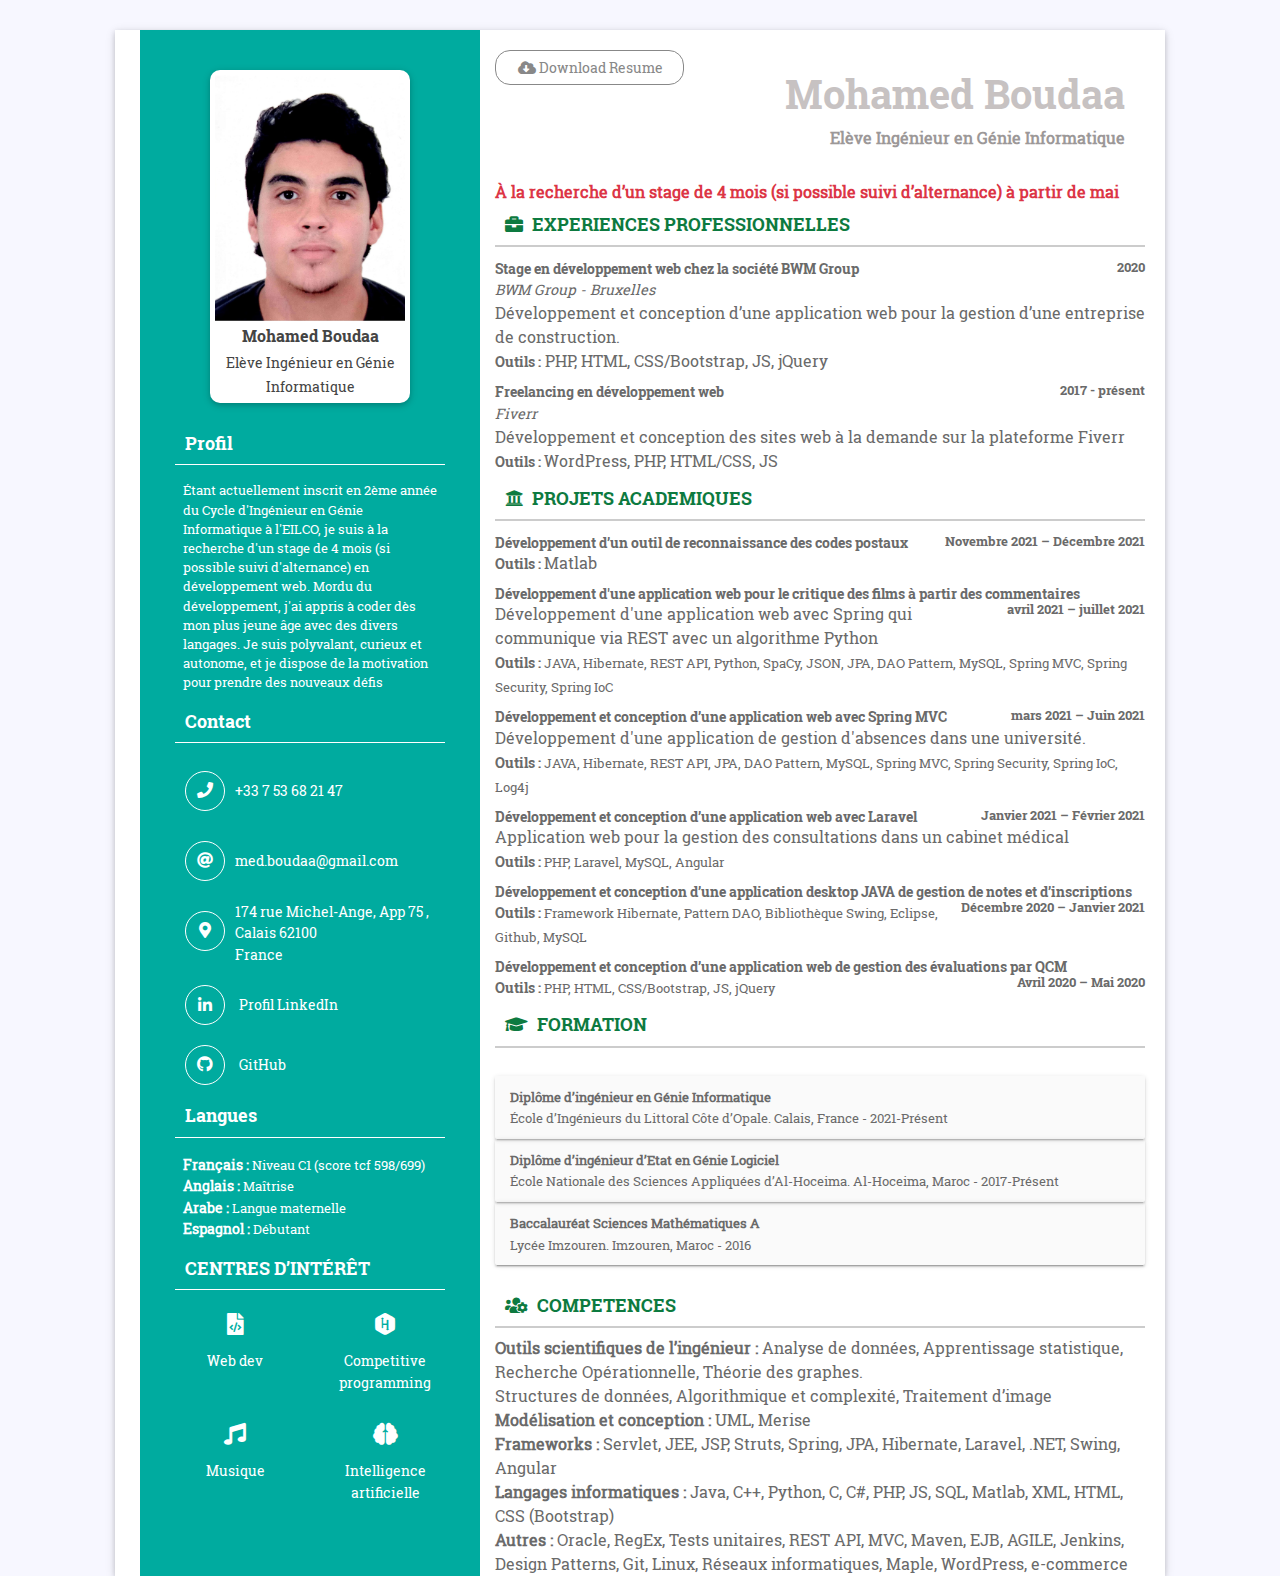
<file: index.html>
<!doctype html>
<html lang="en">

<head>
    <meta charset="utf-8">
    <meta name="viewport" content="width=device-width, initial-scale=1, shrink-to-fit=no">
    <title> CV Mohamed Boudaa - V. Français</title>

    <link rel="shortcut icon" href="assets/images/fav.jpg">
    <link rel="stylesheet" href="assets/css/bootstrap.min.css">
    <link rel="stylesheet" href="assets/css/fontawsom-all.min.css">
    <link rel="stylesheet" type="text/css" href="assets/css/style.css" />
</head>

<body>
    <div class="container-fluid overcover">
        <div class="container profile-box">
            <div class="row">
                <div class="col-md-4 left-co" style="background-color: #00ab9f;">
                    <div class="left-side">
                        <div class="profile-info">
                            <img src="profil.png" alt="">
                            <h3>Mohamed Boudaa</h3>
                            <span>Elève Ingénieur en Génie Informatique</span>
                        </div>
                        <h4 class="ltitle">Profil</h4>
                        <div class="refer-cov">
                            <p>Étant actuellement inscrit en 2ème année du Cycle d'Ingénieur
                                en Génie Informatique à l'EILCO, je suis à la recherche d'un stage 
                                de 4 mois (si possible suivi d'alternance) en développement web.
                                Mordu du développement, j'ai appris à coder dès mon plus jeune âge avec des divers langages.
                                Je suis polyvalant, curieux et autonome, et je dispose de la motivation pour prendre des nouveaux défis
                                
                            </p>
                        </div>

                        <h4 class="ltitle">Contact</h4>
                        <div class="contact-box pb0">
                            <div class="icon">
                                <i class="fas fa-phone"></i>
                            </div>
                            <div class="detail">
                                +33 7 53 68 21 47 
                                
                            </div>
                        </div>
                        <div class="contact-box pb0">
                            <div class="icon">
                                <i class="fas fa-at"></i>
                            </div>
                            <div class="detail">
                                med.boudaa@gmail.com 
                            </div>
                        </div>
                        <div class="contact-box">
                            <div class="icon">
                                <i class="fas fa-map-marker-alt"></i>
                            </div>
                            <div class="detail">
                                174 rue Michel-Ange, App 75 , Calais 62100<br> France
                            </div>
                        </div>
                        <div class="contact-box">
                            <a target="_blank" style="text-decoration:none; color : white" href="https://www.linkedin.com/in/mohamed-boudaa/">

                                <div class="icon" style="display: inline;">
                                        <i  class="fab fa-linkedin-in"></i>
                                </div>
                                <div class="detail" style="display: inline;">
                                    Profil LinkedIn
                                </div>
                            </a>
                        </div>
                        <div class="contact-box">
                            <a target="_blank" style="text-decoration:none; color : white"href="https://github.com/MohamedBoudaa">

                                <div class="icon" style="display: inline;">
                                    <i class="fab fa-github"></i>
                                </div>
                                <div class="detail" style="display: inline;">
                                    GitHub
                                </div>
                            </a>
                        </div>
                        
                        
                        

                        

                        <h4 class="ltitle">Langues</h4>

                        <div class="refer-cov">
                            <p><b>Français :</b> Niveau C1 (score tcf 598/699)</p>
                            <p><b>Anglais  :</b> Maîtrise</p>
                            <p><b>Arabe    :</b> Langue maternelle</p>
                            <p><b>Espagnol :</b> Débutant</p>
                        </div>
                        
                        <h4 class="ltitle">CENTRES D’INTÉRÊT</h4>
                        <ul class="hoby row ">
                            <li class="col"><i class="fas fa-file-code"></i><br>Web dev</li>
                            <li class="col"><i class="fab fa-hackerrank"></i></i> <br>Competitive<br>programming</li>
                           
                            
                        </ul>
                        <ul class="hoby row ">
                            <li class="col"><i class="fas fa-music"></i> <br> Musique</li>
                            <li class="col"><i class="fas fa-brain"></i><br> Intelligence artificielle</li>
                            
                        </ul>
                    </div>
                </div>
                <div class="col-md-8 rt-div">
                    <div class="rit-cover">
                        <div class="about">
                            <div class="btn-ro row no-margin float-left">
                                <ul class="btn-link">
                                    <li>
                                        <a target="_blank" href="Boudaa_Mohamed_CV.pdf"><i class="fas fa-cloud-download-alt"></i> Download Resume</a>
                                    </li>
                                </ul>
                            </div>
                        </div>
                        <div class="hotkey ">
                            <h1 >Mohamed Boudaa </h1>
                            <small>Elève Ingénieur en Génie Informatique</small>
                        </div>
                        <div class="text-danger ">
                           <span><b>À la recherche d’un stage de 4 mois (si possible suivi d’alternance) à partir de mai </b> </span>
                        </div>
                        
                        <!-- <h2 class="rit-titl"><i class="far fa-user"></i> Profile</h2>
                        <div class="about">
                            <p>Lorem ipsum dolor sit amet, consectetur adipiscing elit. Duis accumsan purus enim, a vestibulum est tristique sit amet. Suspendisse nibh nisl, imperdiet sit amet mi vitae, elementum elementum nibh. Vivamus vitae eros malesuada, convallis dolor malesuada, lobortis ex. Sed cursus augue risus, ac semper est consectetur vitae. Praesent consequat metus sit amet rhoncus luctus.</p>
                            <div class="btn-ro row no-margin">
                                <ul class="btn-link">
                                    <li>
                                        <a href=""><i class="fas fa-paper-plane"></i> Hire Me</a>
                                    </li>
                                    <li>
                                        <a href=""><i class="fas fa-cloud-download-alt"></i> Download Resume</a>
                                    </li>
                                </ul>
                            </div>
                        </div> -->
                        
                        <!--  EXPERIENCES PROFESSIONNELLES  -->
                        <h2 class="rit-titl"><i class="fas fa-briefcase"></i> EXPERIENCES PROFESSIONNELLES</h2>
                        <div class="work-exp">
                            <h6>Stage en développement web chez la société BWM Group <span>2020</span></h6>
                            <i>BWM Group - Bruxelles</i><br>
                            Développement et conception d’une application web
                            pour la gestion d’une entreprise de construction.<br>
                            <h6 style="display: inline;">Outils :</h6> PHP, HTML, CSS/Bootstrap, JS, jQuery 
                            
                        </div>
                        <div class="work-exp">
                            <h6>Freelancing en développement web <span>2017 - présent</span></h6>
                            <i>Fiverr</i><br>
                            Développement et conception des sites web à
                            la demande sur la plateforme Fiverr<br>
                            <h6 style="display: inline;">Outils : </h6>WordPress, PHP, HTML/CSS, JS
                        </div>

                        <!-- PROJETS ACADEMIQUES -->
                        <h2 class="rit-titl"><i class="fas fa-university"></i> PROJETS ACADEMIQUES</h2>
                        <div class="work-exp">
                            <h6>Développement d’un outil de reconnaissance des codes postaux <span>Novembre 2021 – Décembre 2021</span></h6>
                            <h6 style="display: inline;">Outils : </h6> Matlab
                        </div>

                        <div class="work-exp">
                            <h6>Développement d'une application web pour le critique des films à partir des commentaires <span>avril 2021 – juillet 2021</span></h6>
                            Développement d'une application web avec Spring qui communique via REST avec un algorithme Python
                            <br>
                            <h6 style="display: inline;">Outils : </h6><small>JAVA, Hibernate, REST API, Python, SpaCy, JSON, JPA, DAO Pattern, MySQL, Spring MVC, Spring Security, Spring IoC</small>
                        </div>
                        <div class="work-exp">
                            <h6>Développement et conception d’une application web avec Spring MVC <span>mars 2021 – Juin 2021</span></h6>
                            Développement d'une application de gestion d'absences dans une université.<br>
                            <h6 style="display: inline;">Outils : </h6><small>JAVA, Hibernate, REST API, JPA, DAO Pattern, MySQL, Spring MVC, Spring Security, Spring IoC, Log4j</small>
                        </div>

                        <div class="work-exp">
                            <h6>Développement et conception d’une application web avec Laravel <span> Janvier 2021 – Février 2021</span></h6>
                            Application web pour la gestion des consultations dans un cabinet médical<br>
                            <h6 style="display: inline;">Outils : </h6><small> PHP, Laravel, MySQL, Angular</small>
                        </div>
                        <div class="work-exp">
                            <h6>Développement et conception d’une application desktop JAVA de gestion de notes et d’inscriptions <span> Décembre 2020 – Janvier 2021</span></h6>
                            <h6 style="display: inline;">Outils : </h6><small>Framework Hibernate, Pattern DAO, Bibliothèque Swing, Eclipse, Github, MySQL</small>
                        </div>
                        <div class="work-exp">
                            <h6>Développement et conception d’une application web de gestion des évaluations par QCM <span>Avril 2020 – Mai 2020</span></h6>
                            <h6 style="display: inline;">Outils : </h6><small>PHP, HTML, CSS/Bootstrap, JS, jQuery</small>
                        </div>
                        
                        

                        <h2 class="rit-titl"><i class="fas fa-graduation-cap"></i> FORMATION</h2>
                        <div class="education">
                            <ul class="row no-margin">
                                <li class="col-md-12">
                                    <span><b>Diplôme d’ingénieur en Génie Informatique</b><br>
                                        École d’Ingénieurs du Littoral Côte d’Opale. Calais, France - 2021-Présent</span> <br>
                                </li>
                                <li class="col-md-12">
                                    <span><b>Diplôme d’ingénieur d’Etat en Génie Logiciel</b><br>
                                        École Nationale des Sciences Appliquées d’Al-Hoceima. Al-Hoceima, Maroc - 2017-Présent</span> <br>
                                </li>
                                
                                <li class="col-md-12">
                                    <span><b>Baccalauréat Sciences Mathématiques A</b><br>
                                        Lycée Imzouren. Imzouren, Maroc  - 2016</span> <br>
                                </li>
                            </ul>
                        </div>
                        <h2 class="rit-titl"><i class="fas fa-users-cog"></i> COMPETENCES</h2>

                        <div class="refer-cov">
                            <p><b>Outils scientifiques de l’ingénieur : </b> Analyse de données, Apprentissage statistique, Recherche
                                Opérationnelle, Théorie des graphes.</p>
                                <p>Structures de données, Algorithmique et complexité, Traitement d’image</p>
                            <p><b>Modélisation et conception : </b>UML, Merise</p>
                            <p><b>Frameworks : </b>Servlet, JEE, JSP, Struts, Spring, JPA, Hibernate, Laravel, .NET, Swing, Angular</p>
                            <p><b>Langages informatiques : </b>Java, C++, Python, C, C#, PHP, JS, SQL, Matlab, XML, HTML, CSS (Bootstrap)</p>
                            <p><b>Autres : </b>Oracle, RegEx, Tests unitaires, REST API, MVC, Maven, EJB, AGILE, Jenkins, Design Patterns, Git,
                                Linux, Réseaux informatiques, Maple, WordPress, e-commerce</p>
                        </div>
                        
                    </div>
                </div>
            </div>
        </div>
    </div>
</body>

<script src="assets/js/jquery-3.2.1.min.js"></script>
<script src="assets/js/popper.min.js"></script>
<script src="assets/js/bootstrap.min.js"></script>
<script src="assets/js/script.js"></script>


</html>
</file>
<file: assets/css/style.css>
/* =======================================================================
Template Name: Dil Hospital
Author:  SmartEye Adminpanel
Author URI: www.smarteyeapps.com
Version: 1.0
coder name:Prabin Raja
Description: This Template is created for web template
======================================================================= */
/* ===================================== Import Less ================================== */
@font-face {
  font-family: 'mouse-300';
  src: url("../fonts/RobotoSlab-Regular.ttf") format("truetype"); }
@font-face {
  font-family: 'mouse-500';
  src: url("../fonts/RobotoSlab-Bold.ttf") format("truetype"); }
/* ===================================== Basic CSS ================================== */
* {
  margin: 0px;
  padding: 0px;
  list-style: none; }

img {
  max-width: 100%; }

a {
  text-decoration: none;
  outline: none;
  color: #444; }

a:hover {
  color: #444; }

ul {
  margin-bottom: 0;
  padding-left: 0; }

a:hover,
a:focus,
input,
textarea {
  text-decoration: none;
  outline: none; }

.center {
  text-align: center; }

.left {
  text-align: left; }

.right {
  text-align: right; }

.cp {
  cursor: pointer; }

html, body {
  height: 100%; }

p {
  margin-bottom: 0px;
  width: 100%; }

.no-padding {
  padding: 0px; }

.no-margin {
  margin: 0px; }

.hid {
  display: none; }

.top-mar {
  margin-top: 15px; }

.h-100 {
  height: 100%; }

::placeholder {
  color: #747f8a !important;
  font-size: 13px;
  opacity: .5 !important; }

.container-fluid {
  padding: 0px; }

h1, h2, h3, h4, h5, h6 {
  font-family: "mouse-500", Arial, Helvetica, sans-serif; }

strong {
  font-family: "mouse-500", Arial, Helvetica, sans-serif; }

body {
  background-color: #f7f7ff !important;
  font-family: "mouse-300", Arial, Helvetica, sans-serif;
  color: #6A6A6A; }

.session-title {
  padding: 30px;
  margin: 0px; }
  .session-title h2 {
    width: 100%;
    text-align: center; }
  .session-title p {
    max-width: 850px;
    text-align: center;
    float: none;
    margin: auto; }
  .session-title span {
    float: right;
    font-style: italic; }

.inner-title {
  padding: 20px;
  padding-left: 0px;
  margin-bottom: 30px; }
  .inner-title h2 {
    width: 100%;
    text-align: center;
    font-size: 2rem;
    font-family: "slab", Arial, Helvetica, sans-serif; }
  .inner-title p {
    width: 100%;
    text-align: center; }

.page-nav {
  padding: 40px;
  text-align: center;
  padding-top: 160px; }
  .page-nav ul {
    float: none;
    margin: auto; }
  .page-nav h2 {
    font-size: 36px;
    width: 100%;
    color: #444; }
    @media screen and (max-width: 600px) {
      .page-nav h2 {
        font-size: 26px; } }
  .page-nav ul li {
    float: left;
    margin-right: 10px;
    margin-top: 10px;
    font-size: 16px; }
    .page-nav ul li i {
      width: 30px;
      text-align: center;
      color: #444; }
    .page-nav ul li a {
      color: #444; }

.btn-success {
  background-color: #00ab9f;
  border-color: #00ab9f; }
  .btn-success:hover {
    background-color: #00ab9f !important;
    border-color: #00ab9f !important; }
  .btn-success:active {
    background-color: #00ab9f !important;
    border-color: #00ab9f !important; }
  .btn-success:focus {
    background-color: #00ab9f !important;
    border-color: #00ab9f !important;
    box-shadow: none !important; }

.btn-info {
  background-color: #4f6dcd;
  border-color: #4f6dcd; }
  .btn-info:hover {
    background-color: #4f6dcd !important;
    border-color: #4f6dcd !important; }
  .btn-info:active {
    background-color: #4f6dcd !important;
    border-color: #4f6dcd !important; }
  .btn-info:focus {
    background-color: #4f6dcd !important;
    border-color: #4f6dcd !important;
    box-shadow: none !important; }

.btn {
  box-shadow: 0 3px 1px -2px rgba(0, 0, 0, 0.2), 0 2px 2px 0 rgba(0, 0, 0, 0.14), 0 1px 5px 0 rgba(0, 0, 0, 0.12);
  border-radius: 2px; }

.form-control:focus {
  box-shadow: none !important;
  border: 2px solid  #00a8df; }

.btn-light {
  background-color: #FFF;
  color: #3F3F3F; }

.collapse.show {
  display: block !important; }

.form-control:focus {
  box-shadow: none;
  border: 2px solid #0d7a40 !important; }

.form-control {
  background-color: #F8F8F8;
  margin-bottom: 20px; }
  .form-control:focus {
    background-color: #FFF;
    border-color: #CCC; }

.container {
  max-width: 1100px; }
  @media screen and (max-width: 1060px) {
    .container {
      max-width: 100%;
      overflow: hidden; } }

      h2{
        color : #0d7a40;
      }

/* ===================================== Header CSS ================================== */
.profile-box {
  width: 1050px;
  margin: 30px auto;
  box-shadow: 0 2px 5px 0 rgba(0, 0, 0, 0.16), 0 2px 10px 0 rgba(0, 0, 0, 0.12);
  background-color: #FFF;
  
  padding-left: 40px;
  padding-right: 20px; }
  @media screen and (max-width: 1060px) {
    .profile-box {
      margin: 0px; } }
  @media screen and (max-width: 924px) {
    .profile-box {
      padding: 0px;
      padding-right: 10px; } }
  .profile-box .left-side {
    background-color: #00ab9f;
    color: #FFF;
    padding: 40px 20px; }
    .profile-box .left-side .profile-info {
      padding: 5px;
      box-shadow: 0 2px 5px 0 rgba(0, 0, 0, 0.16), 0 2px 10px 0 rgba(0, 0, 0, 0.12);
      background-color: #FFF;
      width: auto;
      max-width: 200px;
      margin: auto;
      margin-bottom: 20px;
      border-radius: 10px;
      color: #444;
      text-align: center; }
      .profile-box .left-side .profile-info img {
        width: 100%; }
      .profile-box .left-side .profile-info h3 {
        font-size: 1rem;
        margin-bottom: 0px;
        padding: 5px; }
      .profile-box .left-side .profile-info span {
        font-size: .9rem; }
    .profile-box .left-side .ltitle {
      padding: 10px;
      font-size: 1.1rem;
      border-bottom: 1px solid #fff; }
    .profile-box .left-side .contact-box {
      display: flex;
      padding: 10px 0px; }
      .profile-box .left-side .contact-box .icon {
        padding: 10px; }
        .profile-box .left-side .contact-box .icon i {
          padding: 10px;
          border: 1px solid #FFF;
          border-radius: 50px;
          width: 40px;
          height: 40px;
          text-align: center; }
      .profile-box .left-side .contact-box .detail {
        font-size: .9rem;
        margin: auto 0; }
    .profile-box .left-side .pb0 {
      padding-bottom: 0px; }
    .profile-box .left-side .social-link li {
      padding: 10px 15px; }
    .profile-box .left-side .refer-cov {
      padding: 8px; }
      .profile-box .left-side .refer-cov b {
        font-size: .9rem; }
      .profile-box .left-side .refer-cov p {
        font-size: .8rem; }
      .profile-box .left-side .refer-cov span {
        font-size: .9rem; }
    .profile-box .left-side .hoby li {
      float: left;
      font-size: .9rem;
      padding: 15px;
      text-align: center;
      width: 33.33%; }
      .profile-box .left-side .hoby li i {
        font-size: 22px;
        margin-bottom: 15px; }

@media screen and (max-width: 924px) {
  .overcover {
    padding: 8px; }

  .rt-div {
    padding-left: 0px; } }
@media screen and (max-width: 767px) {
  .left-co {
    padding-right: 0px; 
    background-color: #00ab9f;
  }

  .rt-div {
    padding-left: 30px; } }
.rit-cover .hotkey {
  text-align: right;
  padding: 30px 20px; }
  .rit-cover .hotkey h1 {
    width: 100%;
    text-align: right;
    color: #c7c2c2; }
  .rit-cover .hotkey small {
    font-size: 1rem;
    color: #9c9898;
    margin-top: -30px;
    font-weight: 600; }
.rit-cover .rit-titl {
  padding: 10px;
  border-bottom: 2px solid #CCC;
  font-size: 1.1rem; }
  .rit-cover .rit-titl i {
    font-size: 18px;
    margin-right: 5px; }
.rit-cover .about {
  font-size: .9rem;
  text-align: justify;
  text-indent: 15px;
  padding: 5px 0px; }
  .rit-cover .about .btn-link li {
    float: left;
    margin-top: 15px;
    padding: 5px 20px;
    border-radius: 15px;
    border: 1px solid #888;
    margin-right: 10px;
    margin-bottom: 10px;
    color: #888; }
    @media screen and (max-width: 483px) {
      .rit-cover .about .btn-link li {
        margin-right: 5px !important;
        width: 100%;
        margin-bottom: 10px; } }
    .rit-cover .about .btn-link li i {
      margin-top: 5px;
      margin-left: -28px; }
    .rit-cover .about .btn-link li a {
      color: #888; }
.rit-cover .work-exp {
  padding: 5px 0px; }
  .rit-cover .work-exp h6 {
    font-size: .9rem;
    margin-bottom: 0px; }
    .rit-cover .work-exp h6 span {
      float: right;
      font-size: .8rem; }
  .rit-cover .work-exp i {
    font-size: .9rem; }
  .rit-cover .work-exp ul {
    padding: 5px 0px; }
    .rit-cover .work-exp ul li {
      font-size: .9rem;
      padding-left: 5px; }
      .rit-cover .work-exp ul li i {
        margin-right: 5px; }
.rit-cover .education {
  padding: 20px 0px; }
  .rit-cover .education ul li {
    box-shadow: 0 3px 1px -2px rgba(0, 0, 0, 0.2), 0 2px 2px 0 rgba(0, 0, 0, 0.14), 0 1px 5px 0 rgba(0, 0, 0, 0.12);
    border-radius: 2px;
    background-color: #ecebeb3d;
    padding: 10px 15px;
    font-size: .9rem; }
    .rit-cover .education ul li span {
      font-size: .8rem; }
.rit-cover .profess-cover {
  padding: 20px 0px; }
  .rit-cover .profess-cover .prog-row {
    width: 100%;
    text-align: left;
    padding: 8px 2px;
    font-size: .9rem; }
    .rit-cover .profess-cover .prog-row div {
      padding: 0px; }
  .rit-cover .profess-cover .progress-bar {
    background-color: #00ab9f; }

/*# sourceMappingURL=style.css.map */
</file>
<file: assets/css/fontawsom-all.min.css>
/*!
 * Font Awesome Free 5.3.1 by @fontawesome - https://fontawesome.com
 * License - https://fontawesome.com/license/free (Icons: CC BY 4.0, Fonts: SIL OFL 1.1, Code: MIT License)
 */
.fa,.fab,.fal,.far,.fas{-moz-osx-font-smoothing:grayscale;-webkit-font-smoothing:antialiased;display:inline-block;font-style:normal;font-variant:normal;text-rendering:auto;line-height:1}.fa-lg{font-size:1.33333em;line-height:.75em;vertical-align:-.0667em}.fa-xs{font-size:.75em}.fa-sm{font-size:.875em}.fa-1x{font-size:1em}.fa-2x{font-size:2em}.fa-3x{font-size:3em}.fa-4x{font-size:4em}.fa-5x{font-size:5em}.fa-6x{font-size:6em}.fa-7x{font-size:7em}.fa-8x{font-size:8em}.fa-9x{font-size:9em}.fa-10x{font-size:10em}.fa-fw{text-align:center;width:1.25em}.fa-ul{list-style-type:none;margin-left:2.5em;padding-left:0}.fa-ul>li{position:relative}.fa-li{left:-2em;position:absolute;text-align:center;width:2em;line-height:inherit}.fa-border{border:.08em solid #eee;border-radius:.1em;padding:.2em .25em .15em}.fa-pull-left{float:left}.fa-pull-right{float:right}.fa.fa-pull-left,.fab.fa-pull-left,.fal.fa-pull-left,.far.fa-pull-left,.fas.fa-pull-left{margin-right:.3em}.fa.fa-pull-right,.fab.fa-pull-right,.fal.fa-pull-right,.far.fa-pull-right,.fas.fa-pull-right{margin-left:.3em}.fa-spin{animation:fa-spin 2s infinite linear}.fa-pulse{animation:fa-spin 1s infinite steps(8)}@keyframes fa-spin{0%{transform:rotate(0deg)}to{transform:rotate(1turn)}}.fa-rotate-90{-ms-filter:"progid:DXImageTransform.Microsoft.BasicImage(rotation=1)";transform:rotate(90deg)}.fa-rotate-180{-ms-filter:"progid:DXImageTransform.Microsoft.BasicImage(rotation=2)";transform:rotate(180deg)}.fa-rotate-270{-ms-filter:"progid:DXImageTransform.Microsoft.BasicImage(rotation=3)";transform:rotate(270deg)}.fa-flip-horizontal{-ms-filter:"progid:DXImageTransform.Microsoft.BasicImage(rotation=0, mirror=1)";transform:scaleX(-1)}.fa-flip-vertical{transform:scaleY(-1)}.fa-flip-horizontal.fa-flip-vertical,.fa-flip-vertical{-ms-filter:"progid:DXImageTransform.Microsoft.BasicImage(rotation=2, mirror=1)"}.fa-flip-horizontal.fa-flip-vertical{transform:scale(-1)}:root .fa-flip-horizontal,:root .fa-flip-vertical,:root .fa-rotate-90,:root .fa-rotate-180,:root .fa-rotate-270{-webkit-filter:none;filter:none}.fa-stack{display:inline-block;height:2em;line-height:2em;position:relative;vertical-align:middle;width:2em}.fa-stack-1x,.fa-stack-2x{left:0;position:absolute;text-align:center;width:100%}.fa-stack-1x{line-height:inherit}.fa-stack-2x{font-size:2em}.fa-inverse{color:#fff}.fa-500px:before{content:"\f26e"}.fa-accessible-icon:before{content:"\f368"}.fa-accusoft:before{content:"\f369"}.fa-ad:before{content:"\f641"}.fa-address-book:before{content:"\f2b9"}.fa-address-card:before{content:"\f2bb"}.fa-adjust:before{content:"\f042"}.fa-adn:before{content:"\f170"}.fa-adversal:before{content:"\f36a"}.fa-affiliatetheme:before{content:"\f36b"}.fa-air-freshener:before{content:"\f5d0"}.fa-algolia:before{content:"\f36c"}.fa-align-center:before{content:"\f037"}.fa-align-justify:before{content:"\f039"}.fa-align-left:before{content:"\f036"}.fa-align-right:before{content:"\f038"}.fa-alipay:before{content:"\f642"}.fa-allergies:before{content:"\f461"}.fa-amazon:before{content:"\f270"}.fa-amazon-pay:before{content:"\f42c"}.fa-ambulance:before{content:"\f0f9"}.fa-american-sign-language-interpreting:before{content:"\f2a3"}.fa-amilia:before{content:"\f36d"}.fa-anchor:before{content:"\f13d"}.fa-android:before{content:"\f17b"}.fa-angellist:before{content:"\f209"}.fa-angle-double-down:before{content:"\f103"}.fa-angle-double-left:before{content:"\f100"}.fa-angle-double-right:before{content:"\f101"}.fa-angle-double-up:before{content:"\f102"}.fa-angle-down:before{content:"\f107"}.fa-angle-left:before{content:"\f104"}.fa-angle-right:before{content:"\f105"}.fa-angle-up:before{content:"\f106"}.fa-angry:before{content:"\f556"}.fa-angrycreative:before{content:"\f36e"}.fa-angular:before{content:"\f420"}.fa-ankh:before{content:"\f644"}.fa-app-store:before{content:"\f36f"}.fa-app-store-ios:before{content:"\f370"}.fa-apper:before{content:"\f371"}.fa-apple:before{content:"\f179"}.fa-apple-alt:before{content:"\f5d1"}.fa-apple-pay:before{content:"\f415"}.fa-archive:before{content:"\f187"}.fa-archway:before{content:"\f557"}.fa-arrow-alt-circle-down:before{content:"\f358"}.fa-arrow-alt-circle-left:before{content:"\f359"}.fa-arrow-alt-circle-right:before{content:"\f35a"}.fa-arrow-alt-circle-up:before{content:"\f35b"}.fa-arrow-circle-down:before{content:"\f0ab"}.fa-arrow-circle-left:before{content:"\f0a8"}.fa-arrow-circle-right:before{content:"\f0a9"}.fa-arrow-circle-up:before{content:"\f0aa"}.fa-arrow-down:before{content:"\f063"}.fa-arrow-left:before{content:"\f060"}.fa-arrow-right:before{content:"\f061"}.fa-arrow-up:before{content:"\f062"}.fa-arrows-alt:before{content:"\f0b2"}.fa-arrows-alt-h:before{content:"\f337"}.fa-arrows-alt-v:before{content:"\f338"}.fa-assistive-listening-systems:before{content:"\f2a2"}.fa-asterisk:before{content:"\f069"}.fa-asymmetrik:before{content:"\f372"}.fa-at:before{content:"\f1fa"}.fa-atlas:before{content:"\f558"}.fa-atom:before{content:"\f5d2"}.fa-audible:before{content:"\f373"}.fa-audio-description:before{content:"\f29e"}.fa-autoprefixer:before{content:"\f41c"}.fa-avianex:before{content:"\f374"}.fa-aviato:before{content:"\f421"}.fa-award:before{content:"\f559"}.fa-aws:before{content:"\f375"}.fa-backspace:before{content:"\f55a"}.fa-backward:before{content:"\f04a"}.fa-balance-scale:before{content:"\f24e"}.fa-ban:before{content:"\f05e"}.fa-band-aid:before{content:"\f462"}.fa-bandcamp:before{content:"\f2d5"}.fa-barcode:before{content:"\f02a"}.fa-bars:before{content:"\f0c9"}.fa-baseball-ball:before{content:"\f433"}.fa-basketball-ball:before{content:"\f434"}.fa-bath:before{content:"\f2cd"}.fa-battery-empty:before{content:"\f244"}.fa-battery-full:before{content:"\f240"}.fa-battery-half:before{content:"\f242"}.fa-battery-quarter:before{content:"\f243"}.fa-battery-three-quarters:before{content:"\f241"}.fa-bed:before{content:"\f236"}.fa-beer:before{content:"\f0fc"}.fa-behance:before{content:"\f1b4"}.fa-behance-square:before{content:"\f1b5"}.fa-bell:before{content:"\f0f3"}.fa-bell-slash:before{content:"\f1f6"}.fa-bezier-curve:before{content:"\f55b"}.fa-bible:before{content:"\f647"}.fa-bicycle:before{content:"\f206"}.fa-bimobject:before{content:"\f378"}.fa-binoculars:before{content:"\f1e5"}.fa-birthday-cake:before{content:"\f1fd"}.fa-bitbucket:before{content:"\f171"}.fa-bitcoin:before{content:"\f379"}.fa-bity:before{content:"\f37a"}.fa-black-tie:before{content:"\f27e"}.fa-blackberry:before{content:"\f37b"}.fa-blender:before{content:"\f517"}.fa-blind:before{content:"\f29d"}.fa-blogger:before{content:"\f37c"}.fa-blogger-b:before{content:"\f37d"}.fa-bluetooth:before{content:"\f293"}.fa-bluetooth-b:before{content:"\f294"}.fa-bold:before{content:"\f032"}.fa-bolt:before{content:"\f0e7"}.fa-bomb:before{content:"\f1e2"}.fa-bone:before{content:"\f5d7"}.fa-bong:before{content:"\f55c"}.fa-book:before{content:"\f02d"}.fa-book-open:before{content:"\f518"}.fa-book-reader:before{content:"\f5da"}.fa-bookmark:before{content:"\f02e"}.fa-bowling-ball:before{content:"\f436"}.fa-box:before{content:"\f466"}.fa-box-open:before{content:"\f49e"}.fa-boxes:before{content:"\f468"}.fa-braille:before{content:"\f2a1"}.fa-brain:before{content:"\f5dc"}.fa-briefcase:before{content:"\f0b1"}.fa-briefcase-medical:before{content:"\f469"}.fa-broadcast-tower:before{content:"\f519"}.fa-broom:before{content:"\f51a"}.fa-brush:before{content:"\f55d"}.fa-btc:before{content:"\f15a"}.fa-bug:before{content:"\f188"}.fa-building:before{content:"\f1ad"}.fa-bullhorn:before{content:"\f0a1"}.fa-bullseye:before{content:"\f140"}.fa-burn:before{content:"\f46a"}.fa-buromobelexperte:before{content:"\f37f"}.fa-bus:before{content:"\f207"}.fa-bus-alt:before{content:"\f55e"}.fa-business-time:before{content:"\f64a"}.fa-buysellads:before{content:"\f20d"}.fa-calculator:before{content:"\f1ec"}.fa-calendar:before{content:"\f133"}.fa-calendar-alt:before{content:"\f073"}.fa-calendar-check:before{content:"\f274"}.fa-calendar-minus:before{content:"\f272"}.fa-calendar-plus:before{content:"\f271"}.fa-calendar-times:before{content:"\f273"}.fa-camera:before{content:"\f030"}.fa-camera-retro:before{content:"\f083"}.fa-cannabis:before{content:"\f55f"}.fa-capsules:before{content:"\f46b"}.fa-car:before{content:"\f1b9"}.fa-car-alt:before{content:"\f5de"}.fa-car-battery:before{content:"\f5df"}.fa-car-crash:before{content:"\f5e1"}.fa-car-side:before{content:"\f5e4"}.fa-caret-down:before{content:"\f0d7"}.fa-caret-left:before{content:"\f0d9"}.fa-caret-right:before{content:"\f0da"}.fa-caret-square-down:before{content:"\f150"}.fa-caret-square-left:before{content:"\f191"}.fa-caret-square-right:before{content:"\f152"}.fa-caret-square-up:before{content:"\f151"}.fa-caret-up:before{content:"\f0d8"}.fa-cart-arrow-down:before{content:"\f218"}.fa-cart-plus:before{content:"\f217"}.fa-cc-amazon-pay:before{content:"\f42d"}.fa-cc-amex:before{content:"\f1f3"}.fa-cc-apple-pay:before{content:"\f416"}.fa-cc-diners-club:before{content:"\f24c"}.fa-cc-discover:before{content:"\f1f2"}.fa-cc-jcb:before{content:"\f24b"}.fa-cc-mastercard:before{content:"\f1f1"}.fa-cc-paypal:before{content:"\f1f4"}.fa-cc-stripe:before{content:"\f1f5"}.fa-cc-visa:before{content:"\f1f0"}.fa-centercode:before{content:"\f380"}.fa-certificate:before{content:"\f0a3"}.fa-chalkboard:before{content:"\f51b"}.fa-chalkboard-teacher:before{content:"\f51c"}.fa-charging-station:before{content:"\f5e7"}.fa-chart-area:before{content:"\f1fe"}.fa-chart-bar:before{content:"\f080"}.fa-chart-line:before{content:"\f201"}.fa-chart-pie:before{content:"\f200"}.fa-check:before{content:"\f00c"}.fa-check-circle:before{content:"\f058"}.fa-check-double:before{content:"\f560"}.fa-check-square:before{content:"\f14a"}.fa-chess:before{content:"\f439"}.fa-chess-bishop:before{content:"\f43a"}.fa-chess-board:before{content:"\f43c"}.fa-chess-king:before{content:"\f43f"}.fa-chess-knight:before{content:"\f441"}.fa-chess-pawn:before{content:"\f443"}.fa-chess-queen:before{content:"\f445"}.fa-chess-rook:before{content:"\f447"}.fa-chevron-circle-down:before{content:"\f13a"}.fa-chevron-circle-left:before{content:"\f137"}.fa-chevron-circle-right:before{content:"\f138"}.fa-chevron-circle-up:before{content:"\f139"}.fa-chevron-down:before{content:"\f078"}.fa-chevron-left:before{content:"\f053"}.fa-chevron-right:before{content:"\f054"}.fa-chevron-up:before{content:"\f077"}.fa-child:before{content:"\f1ae"}.fa-chrome:before{content:"\f268"}.fa-church:before{content:"\f51d"}.fa-circle:before{content:"\f111"}.fa-circle-notch:before{content:"\f1ce"}.fa-city:before{content:"\f64f"}.fa-clipboard:before{content:"\f328"}.fa-clipboard-check:before{content:"\f46c"}.fa-clipboard-list:before{content:"\f46d"}.fa-clock:before{content:"\f017"}.fa-clone:before{content:"\f24d"}.fa-closed-captioning:before{content:"\f20a"}.fa-cloud:before{content:"\f0c2"}.fa-cloud-download-alt:before{content:"\f381"}.fa-cloud-upload-alt:before{content:"\f382"}.fa-cloudscale:before{content:"\f383"}.fa-cloudsmith:before{content:"\f384"}.fa-cloudversify:before{content:"\f385"}.fa-cocktail:before{content:"\f561"}.fa-code:before{content:"\f121"}.fa-code-branch:before{content:"\f126"}.fa-codepen:before{content:"\f1cb"}.fa-codiepie:before{content:"\f284"}.fa-coffee:before{content:"\f0f4"}.fa-cog:before{content:"\f013"}.fa-cogs:before{content:"\f085"}.fa-coins:before{content:"\f51e"}.fa-columns:before{content:"\f0db"}.fa-comment:before{content:"\f075"}.fa-comment-alt:before{content:"\f27a"}.fa-comment-dollar:before{content:"\f651"}.fa-comment-dots:before{content:"\f4ad"}.fa-comment-slash:before{content:"\f4b3"}.fa-comments:before{content:"\f086"}.fa-comments-dollar:before{content:"\f653"}.fa-compact-disc:before{content:"\f51f"}.fa-compass:before{content:"\f14e"}.fa-compress:before{content:"\f066"}.fa-concierge-bell:before{content:"\f562"}.fa-connectdevelop:before{content:"\f20e"}.fa-contao:before{content:"\f26d"}.fa-cookie:before{content:"\f563"}.fa-cookie-bite:before{content:"\f564"}.fa-copy:before{content:"\f0c5"}.fa-copyright:before{content:"\f1f9"}.fa-couch:before{content:"\f4b8"}.fa-cpanel:before{content:"\f388"}.fa-creative-commons:before{content:"\f25e"}.fa-creative-commons-by:before{content:"\f4e7"}.fa-creative-commons-nc:before{content:"\f4e8"}.fa-creative-commons-nc-eu:before{content:"\f4e9"}.fa-creative-commons-nc-jp:before{content:"\f4ea"}.fa-creative-commons-nd:before{content:"\f4eb"}.fa-creative-commons-pd:before{content:"\f4ec"}.fa-creative-commons-pd-alt:before{content:"\f4ed"}.fa-creative-commons-remix:before{content:"\f4ee"}.fa-creative-commons-sa:before{content:"\f4ef"}.fa-creative-commons-sampling:before{content:"\f4f0"}.fa-creative-commons-sampling-plus:before{content:"\f4f1"}.fa-creative-commons-share:before{content:"\f4f2"}.fa-credit-card:before{content:"\f09d"}.fa-crop:before{content:"\f125"}.fa-crop-alt:before{content:"\f565"}.fa-cross:before{content:"\f654"}.fa-crosshairs:before{content:"\f05b"}.fa-crow:before{content:"\f520"}.fa-crown:before{content:"\f521"}.fa-css3:before{content:"\f13c"}.fa-css3-alt:before{content:"\f38b"}.fa-cube:before{content:"\f1b2"}.fa-cubes:before{content:"\f1b3"}.fa-cut:before{content:"\f0c4"}.fa-cuttlefish:before{content:"\f38c"}.fa-d-and-d:before{content:"\f38d"}.fa-dashcube:before{content:"\f210"}.fa-database:before{content:"\f1c0"}.fa-deaf:before{content:"\f2a4"}.fa-delicious:before{content:"\f1a5"}.fa-deploydog:before{content:"\f38e"}.fa-deskpro:before{content:"\f38f"}.fa-desktop:before{content:"\f108"}.fa-deviantart:before{content:"\f1bd"}.fa-dharmachakra:before{content:"\f655"}.fa-diagnoses:before{content:"\f470"}.fa-dice:before{content:"\f522"}.fa-dice-five:before{content:"\f523"}.fa-dice-four:before{content:"\f524"}.fa-dice-one:before{content:"\f525"}.fa-dice-six:before{content:"\f526"}.fa-dice-three:before{content:"\f527"}.fa-dice-two:before{content:"\f528"}.fa-digg:before{content:"\f1a6"}.fa-digital-ocean:before{content:"\f391"}.fa-digital-tachograph:before{content:"\f566"}.fa-directions:before{content:"\f5eb"}.fa-discord:before{content:"\f392"}.fa-discourse:before{content:"\f393"}.fa-divide:before{content:"\f529"}.fa-dizzy:before{content:"\f567"}.fa-dna:before{content:"\f471"}.fa-dochub:before{content:"\f394"}.fa-docker:before{content:"\f395"}.fa-dollar-sign:before{content:"\f155"}.fa-dolly:before{content:"\f472"}.fa-dolly-flatbed:before{content:"\f474"}.fa-donate:before{content:"\f4b9"}.fa-door-closed:before{content:"\f52a"}.fa-door-open:before{content:"\f52b"}.fa-dot-circle:before{content:"\f192"}.fa-dove:before{content:"\f4ba"}.fa-download:before{content:"\f019"}.fa-draft2digital:before{content:"\f396"}.fa-drafting-compass:before{content:"\f568"}.fa-draw-polygon:before{content:"\f5ee"}.fa-dribbble:before{content:"\f17d"}.fa-dribbble-square:before{content:"\f397"}.fa-dropbox:before{content:"\f16b"}.fa-drum:before{content:"\f569"}.fa-drum-steelpan:before{content:"\f56a"}.fa-drupal:before{content:"\f1a9"}.fa-dumbbell:before{content:"\f44b"}.fa-dyalog:before{content:"\f399"}.fa-earlybirds:before{content:"\f39a"}.fa-ebay:before{content:"\f4f4"}.fa-edge:before{content:"\f282"}.fa-edit:before{content:"\f044"}.fa-eject:before{content:"\f052"}.fa-elementor:before{content:"\f430"}.fa-ellipsis-h:before{content:"\f141"}.fa-ellipsis-v:before{content:"\f142"}.fa-ello:before{content:"\f5f1"}.fa-ember:before{content:"\f423"}.fa-empire:before{content:"\f1d1"}.fa-envelope:before{content:"\f0e0"}.fa-envelope-open:before{content:"\f2b6"}.fa-envelope-open-text:before{content:"\f658"}.fa-envelope-square:before{content:"\f199"}.fa-envira:before{content:"\f299"}.fa-equals:before{content:"\f52c"}.fa-eraser:before{content:"\f12d"}.fa-erlang:before{content:"\f39d"}.fa-ethereum:before{content:"\f42e"}.fa-etsy:before{content:"\f2d7"}.fa-euro-sign:before{content:"\f153"}.fa-exchange-alt:before{content:"\f362"}.fa-exclamation:before{content:"\f12a"}.fa-exclamation-circle:before{content:"\f06a"}.fa-exclamation-triangle:before{content:"\f071"}.fa-expand:before{content:"\f065"}.fa-expand-arrows-alt:before{content:"\f31e"}.fa-expeditedssl:before{content:"\f23e"}.fa-external-link-alt:before{content:"\f35d"}.fa-external-link-square-alt:before{content:"\f360"}.fa-eye:before{content:"\f06e"}.fa-eye-dropper:before{content:"\f1fb"}.fa-eye-slash:before{content:"\f070"}.fa-facebook:before{content:"\f09a"}.fa-facebook-f:before{content:"\f39e"}.fa-facebook-messenger:before{content:"\f39f"}.fa-facebook-square:before{content:"\f082"}.fa-fast-backward:before{content:"\f049"}.fa-fast-forward:before{content:"\f050"}.fa-fax:before{content:"\f1ac"}.fa-feather:before{content:"\f52d"}.fa-feather-alt:before{content:"\f56b"}.fa-female:before{content:"\f182"}.fa-fighter-jet:before{content:"\f0fb"}.fa-file:before{content:"\f15b"}.fa-file-alt:before{content:"\f15c"}.fa-file-archive:before{content:"\f1c6"}.fa-file-audio:before{content:"\f1c7"}.fa-file-code:before{content:"\f1c9"}.fa-file-contract:before{content:"\f56c"}.fa-file-download:before{content:"\f56d"}.fa-file-excel:before{content:"\f1c3"}.fa-file-export:before{content:"\f56e"}.fa-file-image:before{content:"\f1c5"}.fa-file-import:before{content:"\f56f"}.fa-file-invoice:before{content:"\f570"}.fa-file-invoice-dollar:before{content:"\f571"}.fa-file-medical:before{content:"\f477"}.fa-file-medical-alt:before{content:"\f478"}.fa-file-pdf:before{content:"\f1c1"}.fa-file-powerpoint:before{content:"\f1c4"}.fa-file-prescription:before{content:"\f572"}.fa-file-signature:before{content:"\f573"}.fa-file-upload:before{content:"\f574"}.fa-file-video:before{content:"\f1c8"}.fa-file-word:before{content:"\f1c2"}.fa-fill:before{content:"\f575"}.fa-fill-drip:before{content:"\f576"}.fa-film:before{content:"\f008"}.fa-filter:before{content:"\f0b0"}.fa-fingerprint:before{content:"\f577"}.fa-fire:before{content:"\f06d"}.fa-fire-extinguisher:before{content:"\f134"}.fa-firefox:before{content:"\f269"}.fa-first-aid:before{content:"\f479"}.fa-first-order:before{content:"\f2b0"}.fa-first-order-alt:before{content:"\f50a"}.fa-firstdraft:before{content:"\f3a1"}.fa-fish:before{content:"\f578"}.fa-flag:before{content:"\f024"}.fa-flag-checkered:before{content:"\f11e"}.fa-flask:before{content:"\f0c3"}.fa-flickr:before{content:"\f16e"}.fa-flipboard:before{content:"\f44d"}.fa-flushed:before{content:"\f579"}.fa-fly:before{content:"\f417"}.fa-folder:before{content:"\f07b"}.fa-folder-minus:before{content:"\f65d"}.fa-folder-open:before{content:"\f07c"}.fa-folder-plus:before{content:"\f65e"}.fa-font:before{content:"\f031"}.fa-font-awesome:before{content:"\f2b4"}.fa-font-awesome-alt:before{content:"\f35c"}.fa-font-awesome-flag:before{content:"\f425"}.fa-font-awesome-logo-full:before{content:"\f4e6"}.fa-fonticons:before{content:"\f280"}.fa-fonticons-fi:before{content:"\f3a2"}.fa-football-ball:before{content:"\f44e"}.fa-fort-awesome:before{content:"\f286"}.fa-fort-awesome-alt:before{content:"\f3a3"}.fa-forumbee:before{content:"\f211"}.fa-forward:before{content:"\f04e"}.fa-foursquare:before{content:"\f180"}.fa-free-code-camp:before{content:"\f2c5"}.fa-freebsd:before{content:"\f3a4"}.fa-frog:before{content:"\f52e"}.fa-frown:before{content:"\f119"}.fa-frown-open:before{content:"\f57a"}.fa-fulcrum:before{content:"\f50b"}.fa-funnel-dollar:before{content:"\f662"}.fa-futbol:before{content:"\f1e3"}.fa-galactic-republic:before{content:"\f50c"}.fa-galactic-senate:before{content:"\f50d"}.fa-gamepad:before{content:"\f11b"}.fa-gas-pump:before{content:"\f52f"}.fa-gavel:before{content:"\f0e3"}.fa-gem:before{content:"\f3a5"}.fa-genderless:before{content:"\f22d"}.fa-get-pocket:before{content:"\f265"}.fa-gg:before{content:"\f260"}.fa-gg-circle:before{content:"\f261"}.fa-gift:before{content:"\f06b"}.fa-git:before{content:"\f1d3"}.fa-git-square:before{content:"\f1d2"}.fa-github:before{content:"\f09b"}.fa-github-alt:before{content:"\f113"}.fa-github-square:before{content:"\f092"}.fa-gitkraken:before{content:"\f3a6"}.fa-gitlab:before{content:"\f296"}.fa-gitter:before{content:"\f426"}.fa-glass-martini:before{content:"\f000"}.fa-glass-martini-alt:before{content:"\f57b"}.fa-glasses:before{content:"\f530"}.fa-glide:before{content:"\f2a5"}.fa-glide-g:before{content:"\f2a6"}.fa-globe:before{content:"\f0ac"}.fa-globe-africa:before{content:"\f57c"}.fa-globe-americas:before{content:"\f57d"}.fa-globe-asia:before{content:"\f57e"}.fa-gofore:before{content:"\f3a7"}.fa-golf-ball:before{content:"\f450"}.fa-goodreads:before{content:"\f3a8"}.fa-goodreads-g:before{content:"\f3a9"}.fa-google:before{content:"\f1a0"}.fa-google-drive:before{content:"\f3aa"}.fa-google-play:before{content:"\f3ab"}.fa-google-plus:before{content:"\f2b3"}.fa-google-plus-g:before{content:"\f0d5"}.fa-google-plus-square:before{content:"\f0d4"}.fa-google-wallet:before{content:"\f1ee"}.fa-gopuram:before{content:"\f664"}.fa-graduation-cap:before{content:"\f19d"}.fa-gratipay:before{content:"\f184"}.fa-grav:before{content:"\f2d6"}.fa-greater-than:before{content:"\f531"}.fa-greater-than-equal:before{content:"\f532"}.fa-grimace:before{content:"\f57f"}.fa-grin:before{content:"\f580"}.fa-grin-alt:before{content:"\f581"}.fa-grin-beam:before{content:"\f582"}.fa-grin-beam-sweat:before{content:"\f583"}.fa-grin-hearts:before{content:"\f584"}.fa-grin-squint:before{content:"\f585"}.fa-grin-squint-tears:before{content:"\f586"}.fa-grin-stars:before{content:"\f587"}.fa-grin-tears:before{content:"\f588"}.fa-grin-tongue:before{content:"\f589"}.fa-grin-tongue-squint:before{content:"\f58a"}.fa-grin-tongue-wink:before{content:"\f58b"}.fa-grin-wink:before{content:"\f58c"}.fa-grip-horizontal:before{content:"\f58d"}.fa-grip-vertical:before{content:"\f58e"}.fa-gripfire:before{content:"\f3ac"}.fa-grunt:before{content:"\f3ad"}.fa-gulp:before{content:"\f3ae"}.fa-h-square:before{content:"\f0fd"}.fa-hacker-news:before{content:"\f1d4"}.fa-hacker-news-square:before{content:"\f3af"}.fa-hackerrank:before{content:"\f5f7"}.fa-hamsa:before{content:"\f665"}.fa-hand-holding:before{content:"\f4bd"}.fa-hand-holding-heart:before{content:"\f4be"}.fa-hand-holding-usd:before{content:"\f4c0"}.fa-hand-lizard:before{content:"\f258"}.fa-hand-paper:before{content:"\f256"}.fa-hand-peace:before{content:"\f25b"}.fa-hand-point-down:before{content:"\f0a7"}.fa-hand-point-left:before{content:"\f0a5"}.fa-hand-point-right:before{content:"\f0a4"}.fa-hand-point-up:before{content:"\f0a6"}.fa-hand-pointer:before{content:"\f25a"}.fa-hand-rock:before{content:"\f255"}.fa-hand-scissors:before{content:"\f257"}.fa-hand-spock:before{content:"\f259"}.fa-hands:before{content:"\f4c2"}.fa-hands-helping:before{content:"\f4c4"}.fa-handshake:before{content:"\f2b5"}.fa-hashtag:before{content:"\f292"}.fa-haykal:before{content:"\f666"}.fa-hdd:before{content:"\f0a0"}.fa-heading:before{content:"\f1dc"}.fa-headphones:before{content:"\f025"}.fa-headphones-alt:before{content:"\f58f"}.fa-headset:before{content:"\f590"}.fa-heart:before{content:"\f004"}.fa-heartbeat:before{content:"\f21e"}.fa-helicopter:before{content:"\f533"}.fa-highlighter:before{content:"\f591"}.fa-hips:before{content:"\f452"}.fa-hire-a-helper:before{content:"\f3b0"}.fa-history:before{content:"\f1da"}.fa-hockey-puck:before{content:"\f453"}.fa-home:before{content:"\f015"}.fa-hooli:before{content:"\f427"}.fa-hornbill:before{content:"\f592"}.fa-hospital:before{content:"\f0f8"}.fa-hospital-alt:before{content:"\f47d"}.fa-hospital-symbol:before{content:"\f47e"}.fa-hot-tub:before{content:"\f593"}.fa-hotel:before{content:"\f594"}.fa-hotjar:before{content:"\f3b1"}.fa-hourglass:before{content:"\f254"}.fa-hourglass-end:before{content:"\f253"}.fa-hourglass-half:before{content:"\f252"}.fa-hourglass-start:before{content:"\f251"}.fa-houzz:before{content:"\f27c"}.fa-html5:before{content:"\f13b"}.fa-hubspot:before{content:"\f3b2"}.fa-i-cursor:before{content:"\f246"}.fa-id-badge:before{content:"\f2c1"}.fa-id-card:before{content:"\f2c2"}.fa-id-card-alt:before{content:"\f47f"}.fa-image:before{content:"\f03e"}.fa-images:before{content:"\f302"}.fa-imdb:before{content:"\f2d8"}.fa-inbox:before{content:"\f01c"}.fa-indent:before{content:"\f03c"}.fa-industry:before{content:"\f275"}.fa-infinity:before{content:"\f534"}.fa-info:before{content:"\f129"}.fa-info-circle:before{content:"\f05a"}.fa-instagram:before{content:"\f16d"}.fa-internet-explorer:before{content:"\f26b"}.fa-ioxhost:before{content:"\f208"}.fa-italic:before{content:"\f033"}.fa-itunes:before{content:"\f3b4"}.fa-itunes-note:before{content:"\f3b5"}.fa-java:before{content:"\f4e4"}.fa-jedi:before{content:"\f669"}.fa-jedi-order:before{content:"\f50e"}.fa-jenkins:before{content:"\f3b6"}.fa-joget:before{content:"\f3b7"}.fa-joint:before{content:"\f595"}.fa-joomla:before{content:"\f1aa"}.fa-journal-whills:before{content:"\f66a"}.fa-js:before{content:"\f3b8"}.fa-js-square:before{content:"\f3b9"}.fa-jsfiddle:before{content:"\f1cc"}.fa-kaaba:before{content:"\f66b"}.fa-kaggle:before{content:"\f5fa"}.fa-key:before{content:"\f084"}.fa-keybase:before{content:"\f4f5"}.fa-keyboard:before{content:"\f11c"}.fa-keycdn:before{content:"\f3ba"}.fa-khanda:before{content:"\f66d"}.fa-kickstarter:before{content:"\f3bb"}.fa-kickstarter-k:before{content:"\f3bc"}.fa-kiss:before{content:"\f596"}.fa-kiss-beam:before{content:"\f597"}.fa-kiss-wink-heart:before{content:"\f598"}.fa-kiwi-bird:before{content:"\f535"}.fa-korvue:before{content:"\f42f"}.fa-landmark:before{content:"\f66f"}.fa-language:before{content:"\f1ab"}.fa-laptop:before{content:"\f109"}.fa-laptop-code:before{content:"\f5fc"}.fa-laravel:before{content:"\f3bd"}.fa-lastfm:before{content:"\f202"}.fa-lastfm-square:before{content:"\f203"}.fa-laugh:before{content:"\f599"}.fa-laugh-beam:before{content:"\f59a"}.fa-laugh-squint:before{content:"\f59b"}.fa-laugh-wink:before{content:"\f59c"}.fa-layer-group:before{content:"\f5fd"}.fa-leaf:before{content:"\f06c"}.fa-leanpub:before{content:"\f212"}.fa-lemon:before{content:"\f094"}.fa-less:before{content:"\f41d"}.fa-less-than:before{content:"\f536"}.fa-less-than-equal:before{content:"\f537"}.fa-level-down-alt:before{content:"\f3be"}.fa-level-up-alt:before{content:"\f3bf"}.fa-life-ring:before{content:"\f1cd"}.fa-lightbulb:before{content:"\f0eb"}.fa-line:before{content:"\f3c0"}.fa-link:before{content:"\f0c1"}.fa-linkedin:before{content:"\f08c"}.fa-linkedin-in:before{content:"\f0e1"}.fa-linode:before{content:"\f2b8"}.fa-linux:before{content:"\f17c"}.fa-lira-sign:before{content:"\f195"}.fa-list:before{content:"\f03a"}.fa-list-alt:before{content:"\f022"}.fa-list-ol:before{content:"\f0cb"}.fa-list-ul:before{content:"\f0ca"}.fa-location-arrow:before{content:"\f124"}.fa-lock:before{content:"\f023"}.fa-lock-open:before{content:"\f3c1"}.fa-long-arrow-alt-down:before{content:"\f309"}.fa-long-arrow-alt-left:before{content:"\f30a"}.fa-long-arrow-alt-right:before{content:"\f30b"}.fa-long-arrow-alt-up:before{content:"\f30c"}.fa-low-vision:before{content:"\f2a8"}.fa-luggage-cart:before{content:"\f59d"}.fa-lyft:before{content:"\f3c3"}.fa-magento:before{content:"\f3c4"}.fa-magic:before{content:"\f0d0"}.fa-magnet:before{content:"\f076"}.fa-mail-bulk:before{content:"\f674"}.fa-mailchimp:before{content:"\f59e"}.fa-male:before{content:"\f183"}.fa-mandalorian:before{content:"\f50f"}.fa-map:before{content:"\f279"}.fa-map-marked:before{content:"\f59f"}.fa-map-marked-alt:before{content:"\f5a0"}.fa-map-marker:before{content:"\f041"}.fa-map-marker-alt:before{content:"\f3c5"}.fa-map-pin:before{content:"\f276"}.fa-map-signs:before{content:"\f277"}.fa-markdown:before{content:"\f60f"}.fa-marker:before{content:"\f5a1"}.fa-mars:before{content:"\f222"}.fa-mars-double:before{content:"\f227"}.fa-mars-stroke:before{content:"\f229"}.fa-mars-stroke-h:before{content:"\f22b"}.fa-mars-stroke-v:before{content:"\f22a"}.fa-mastodon:before{content:"\f4f6"}.fa-maxcdn:before{content:"\f136"}.fa-medal:before{content:"\f5a2"}.fa-medapps:before{content:"\f3c6"}.fa-medium:before{content:"\f23a"}.fa-medium-m:before{content:"\f3c7"}.fa-medkit:before{content:"\f0fa"}.fa-medrt:before{content:"\f3c8"}.fa-meetup:before{content:"\f2e0"}.fa-megaport:before{content:"\f5a3"}.fa-meh:before{content:"\f11a"}.fa-meh-blank:before{content:"\f5a4"}.fa-meh-rolling-eyes:before{content:"\f5a5"}.fa-memory:before{content:"\f538"}.fa-menorah:before{content:"\f676"}.fa-mercury:before{content:"\f223"}.fa-microchip:before{content:"\f2db"}.fa-microphone:before{content:"\f130"}.fa-microphone-alt:before{content:"\f3c9"}.fa-microphone-alt-slash:before{content:"\f539"}.fa-microphone-slash:before{content:"\f131"}.fa-microscope:before{content:"\f610"}.fa-microsoft:before{content:"\f3ca"}.fa-minus:before{content:"\f068"}.fa-minus-circle:before{content:"\f056"}.fa-minus-square:before{content:"\f146"}.fa-mix:before{content:"\f3cb"}.fa-mixcloud:before{content:"\f289"}.fa-mizuni:before{content:"\f3cc"}.fa-mobile:before{content:"\f10b"}.fa-mobile-alt:before{content:"\f3cd"}.fa-modx:before{content:"\f285"}.fa-monero:before{content:"\f3d0"}.fa-money-bill:before{content:"\f0d6"}.fa-money-bill-alt:before{content:"\f3d1"}.fa-money-bill-wave:before{content:"\f53a"}.fa-money-bill-wave-alt:before{content:"\f53b"}.fa-money-check:before{content:"\f53c"}.fa-money-check-alt:before{content:"\f53d"}.fa-monument:before{content:"\f5a6"}.fa-moon:before{content:"\f186"}.fa-mortar-pestle:before{content:"\f5a7"}.fa-mosque:before{content:"\f678"}.fa-motorcycle:before{content:"\f21c"}.fa-mouse-pointer:before{content:"\f245"}.fa-music:before{content:"\f001"}.fa-napster:before{content:"\f3d2"}.fa-neos:before{content:"\f612"}.fa-neuter:before{content:"\f22c"}.fa-newspaper:before{content:"\f1ea"}.fa-nimblr:before{content:"\f5a8"}.fa-nintendo-switch:before{content:"\f418"}.fa-node:before{content:"\f419"}.fa-node-js:before{content:"\f3d3"}.fa-not-equal:before{content:"\f53e"}.fa-notes-medical:before{content:"\f481"}.fa-npm:before{content:"\f3d4"}.fa-ns8:before{content:"\f3d5"}.fa-nutritionix:before{content:"\f3d6"}.fa-object-group:before{content:"\f247"}.fa-object-ungroup:before{content:"\f248"}.fa-odnoklassniki:before{content:"\f263"}.fa-odnoklassniki-square:before{content:"\f264"}.fa-oil-can:before{content:"\f613"}.fa-old-republic:before{content:"\f510"}.fa-om:before{content:"\f679"}.fa-opencart:before{content:"\f23d"}.fa-openid:before{content:"\f19b"}.fa-opera:before{content:"\f26a"}.fa-optin-monster:before{content:"\f23c"}.fa-osi:before{content:"\f41a"}.fa-outdent:before{content:"\f03b"}.fa-page4:before{content:"\f3d7"}.fa-pagelines:before{content:"\f18c"}.fa-paint-brush:before{content:"\f1fc"}.fa-paint-roller:before{content:"\f5aa"}.fa-palette:before{content:"\f53f"}.fa-palfed:before{content:"\f3d8"}.fa-pallet:before{content:"\f482"}.fa-paper-plane:before{content:"\f1d8"}.fa-paperclip:before{content:"\f0c6"}.fa-parachute-box:before{content:"\f4cd"}.fa-paragraph:before{content:"\f1dd"}.fa-parking:before{content:"\f540"}.fa-passport:before{content:"\f5ab"}.fa-pastafarianism:before{content:"\f67b"}.fa-paste:before{content:"\f0ea"}.fa-patreon:before{content:"\f3d9"}.fa-pause:before{content:"\f04c"}.fa-pause-circle:before{content:"\f28b"}.fa-paw:before{content:"\f1b0"}.fa-paypal:before{content:"\f1ed"}.fa-peace:before{content:"\f67c"}.fa-pen:before{content:"\f304"}.fa-pen-alt:before{content:"\f305"}.fa-pen-fancy:before{content:"\f5ac"}.fa-pen-nib:before{content:"\f5ad"}.fa-pen-square:before{content:"\f14b"}.fa-pencil-alt:before{content:"\f303"}.fa-pencil-ruler:before{content:"\f5ae"}.fa-people-carry:before{content:"\f4ce"}.fa-percent:before{content:"\f295"}.fa-percentage:before{content:"\f541"}.fa-periscope:before{content:"\f3da"}.fa-phabricator:before{content:"\f3db"}.fa-phoenix-framework:before{content:"\f3dc"}.fa-phoenix-squadron:before{content:"\f511"}.fa-phone:before{content:"\f095"}.fa-phone-slash:before{content:"\f3dd"}.fa-phone-square:before{content:"\f098"}.fa-phone-volume:before{content:"\f2a0"}.fa-php:before{content:"\f457"}.fa-pied-piper:before{content:"\f2ae"}.fa-pied-piper-alt:before{content:"\f1a8"}.fa-pied-piper-hat:before{content:"\f4e5"}.fa-pied-piper-pp:before{content:"\f1a7"}.fa-piggy-bank:before{content:"\f4d3"}.fa-pills:before{content:"\f484"}.fa-pinterest:before{content:"\f0d2"}.fa-pinterest-p:before{content:"\f231"}.fa-pinterest-square:before{content:"\f0d3"}.fa-place-of-worship:before{content:"\f67f"}.fa-plane:before{content:"\f072"}.fa-plane-arrival:before{content:"\f5af"}.fa-plane-departure:before{content:"\f5b0"}.fa-play:before{content:"\f04b"}.fa-play-circle:before{content:"\f144"}.fa-playstation:before{content:"\f3df"}.fa-plug:before{content:"\f1e6"}.fa-plus:before{content:"\f067"}.fa-plus-circle:before{content:"\f055"}.fa-plus-square:before{content:"\f0fe"}.fa-podcast:before{content:"\f2ce"}.fa-poll:before{content:"\f681"}.fa-poll-h:before{content:"\f682"}.fa-poo:before{content:"\f2fe"}.fa-poop:before{content:"\f619"}.fa-portrait:before{content:"\f3e0"}.fa-pound-sign:before{content:"\f154"}.fa-power-off:before{content:"\f011"}.fa-pray:before{content:"\f683"}.fa-praying-hands:before{content:"\f684"}.fa-prescription:before{content:"\f5b1"}.fa-prescription-bottle:before{content:"\f485"}.fa-prescription-bottle-alt:before{content:"\f486"}.fa-print:before{content:"\f02f"}.fa-procedures:before{content:"\f487"}.fa-product-hunt:before{content:"\f288"}.fa-project-diagram:before{content:"\f542"}.fa-pushed:before{content:"\f3e1"}.fa-puzzle-piece:before{content:"\f12e"}.fa-python:before{content:"\f3e2"}.fa-qq:before{content:"\f1d6"}.fa-qrcode:before{content:"\f029"}.fa-question:before{content:"\f128"}.fa-question-circle:before{content:"\f059"}.fa-quidditch:before{content:"\f458"}.fa-quinscape:before{content:"\f459"}.fa-quora:before{content:"\f2c4"}.fa-quote-left:before{content:"\f10d"}.fa-quote-right:before{content:"\f10e"}.fa-quran:before{content:"\f687"}.fa-r-project:before{content:"\f4f7"}.fa-random:before{content:"\f074"}.fa-ravelry:before{content:"\f2d9"}.fa-react:before{content:"\f41b"}.fa-readme:before{content:"\f4d5"}.fa-rebel:before{content:"\f1d0"}.fa-receipt:before{content:"\f543"}.fa-recycle:before{content:"\f1b8"}.fa-red-river:before{content:"\f3e3"}.fa-reddit:before{content:"\f1a1"}.fa-reddit-alien:before{content:"\f281"}.fa-reddit-square:before{content:"\f1a2"}.fa-redo:before{content:"\f01e"}.fa-redo-alt:before{content:"\f2f9"}.fa-registered:before{content:"\f25d"}.fa-rendact:before{content:"\f3e4"}.fa-renren:before{content:"\f18b"}.fa-reply:before{content:"\f3e5"}.fa-reply-all:before{content:"\f122"}.fa-replyd:before{content:"\f3e6"}.fa-researchgate:before{content:"\f4f8"}.fa-resolving:before{content:"\f3e7"}.fa-retweet:before{content:"\f079"}.fa-rev:before{content:"\f5b2"}.fa-ribbon:before{content:"\f4d6"}.fa-road:before{content:"\f018"}.fa-robot:before{content:"\f544"}.fa-rocket:before{content:"\f135"}.fa-rocketchat:before{content:"\f3e8"}.fa-rockrms:before{content:"\f3e9"}.fa-route:before{content:"\f4d7"}.fa-rss:before{content:"\f09e"}.fa-rss-square:before{content:"\f143"}.fa-ruble-sign:before{content:"\f158"}.fa-ruler:before{content:"\f545"}.fa-ruler-combined:before{content:"\f546"}.fa-ruler-horizontal:before{content:"\f547"}.fa-ruler-vertical:before{content:"\f548"}.fa-rupee-sign:before{content:"\f156"}.fa-sad-cry:before{content:"\f5b3"}.fa-sad-tear:before{content:"\f5b4"}.fa-safari:before{content:"\f267"}.fa-sass:before{content:"\f41e"}.fa-save:before{content:"\f0c7"}.fa-schlix:before{content:"\f3ea"}.fa-school:before{content:"\f549"}.fa-screwdriver:before{content:"\f54a"}.fa-scribd:before{content:"\f28a"}.fa-search:before{content:"\f002"}.fa-search-dollar:before{content:"\f688"}.fa-search-location:before{content:"\f689"}.fa-search-minus:before{content:"\f010"}.fa-search-plus:before{content:"\f00e"}.fa-searchengin:before{content:"\f3eb"}.fa-seedling:before{content:"\f4d8"}.fa-sellcast:before{content:"\f2da"}.fa-sellsy:before{content:"\f213"}.fa-server:before{content:"\f233"}.fa-servicestack:before{content:"\f3ec"}.fa-shapes:before{content:"\f61f"}.fa-share:before{content:"\f064"}.fa-share-alt:before{content:"\f1e0"}.fa-share-alt-square:before{content:"\f1e1"}.fa-share-square:before{content:"\f14d"}.fa-shekel-sign:before{content:"\f20b"}.fa-shield-alt:before{content:"\f3ed"}.fa-ship:before{content:"\f21a"}.fa-shipping-fast:before{content:"\f48b"}.fa-shirtsinbulk:before{content:"\f214"}.fa-shoe-prints:before{content:"\f54b"}.fa-shopping-bag:before{content:"\f290"}.fa-shopping-basket:before{content:"\f291"}.fa-shopping-cart:before{content:"\f07a"}.fa-shopware:before{content:"\f5b5"}.fa-shower:before{content:"\f2cc"}.fa-shuttle-van:before{content:"\f5b6"}.fa-sign:before{content:"\f4d9"}.fa-sign-in-alt:before{content:"\f2f6"}.fa-sign-language:before{content:"\f2a7"}.fa-sign-out-alt:before{content:"\f2f5"}.fa-signal:before{content:"\f012"}.fa-signature:before{content:"\f5b7"}.fa-simplybuilt:before{content:"\f215"}.fa-sistrix:before{content:"\f3ee"}.fa-sitemap:before{content:"\f0e8"}.fa-sith:before{content:"\f512"}.fa-skull:before{content:"\f54c"}.fa-skyatlas:before{content:"\f216"}.fa-skype:before{content:"\f17e"}.fa-slack:before{content:"\f198"}.fa-slack-hash:before{content:"\f3ef"}.fa-sliders-h:before{content:"\f1de"}.fa-slideshare:before{content:"\f1e7"}.fa-smile:before{content:"\f118"}.fa-smile-beam:before{content:"\f5b8"}.fa-smile-wink:before{content:"\f4da"}.fa-smoking:before{content:"\f48d"}.fa-smoking-ban:before{content:"\f54d"}.fa-snapchat:before{content:"\f2ab"}.fa-snapchat-ghost:before{content:"\f2ac"}.fa-snapchat-square:before{content:"\f2ad"}.fa-snowflake:before{content:"\f2dc"}.fa-socks:before{content:"\f696"}.fa-solar-panel:before{content:"\f5ba"}.fa-sort:before{content:"\f0dc"}.fa-sort-alpha-down:before{content:"\f15d"}.fa-sort-alpha-up:before{content:"\f15e"}.fa-sort-amount-down:before{content:"\f160"}.fa-sort-amount-up:before{content:"\f161"}.fa-sort-down:before{content:"\f0dd"}.fa-sort-numeric-down:before{content:"\f162"}.fa-sort-numeric-up:before{content:"\f163"}.fa-sort-up:before{content:"\f0de"}.fa-soundcloud:before{content:"\f1be"}.fa-spa:before{content:"\f5bb"}.fa-space-shuttle:before{content:"\f197"}.fa-speakap:before{content:"\f3f3"}.fa-spinner:before{content:"\f110"}.fa-splotch:before{content:"\f5bc"}.fa-spotify:before{content:"\f1bc"}.fa-spray-can:before{content:"\f5bd"}.fa-square:before{content:"\f0c8"}.fa-square-full:before{content:"\f45c"}.fa-square-root-alt:before{content:"\f698"}.fa-squarespace:before{content:"\f5be"}.fa-stack-exchange:before{content:"\f18d"}.fa-stack-overflow:before{content:"\f16c"}.fa-stamp:before{content:"\f5bf"}.fa-star:before{content:"\f005"}.fa-star-and-crescent:before{content:"\f699"}.fa-star-half:before{content:"\f089"}.fa-star-half-alt:before{content:"\f5c0"}.fa-star-of-david:before{content:"\f69a"}.fa-star-of-life:before{content:"\f621"}.fa-staylinked:before{content:"\f3f5"}.fa-steam:before{content:"\f1b6"}.fa-steam-square:before{content:"\f1b7"}.fa-steam-symbol:before{content:"\f3f6"}.fa-step-backward:before{content:"\f048"}.fa-step-forward:before{content:"\f051"}.fa-stethoscope:before{content:"\f0f1"}.fa-sticker-mule:before{content:"\f3f7"}.fa-sticky-note:before{content:"\f249"}.fa-stop:before{content:"\f04d"}.fa-stop-circle:before{content:"\f28d"}.fa-stopwatch:before{content:"\f2f2"}.fa-store:before{content:"\f54e"}.fa-store-alt:before{content:"\f54f"}.fa-strava:before{content:"\f428"}.fa-stream:before{content:"\f550"}.fa-street-view:before{content:"\f21d"}.fa-strikethrough:before{content:"\f0cc"}.fa-stripe:before{content:"\f429"}.fa-stripe-s:before{content:"\f42a"}.fa-stroopwafel:before{content:"\f551"}.fa-studiovinari:before{content:"\f3f8"}.fa-stumbleupon:before{content:"\f1a4"}.fa-stumbleupon-circle:before{content:"\f1a3"}.fa-subscript:before{content:"\f12c"}.fa-subway:before{content:"\f239"}.fa-suitcase:before{content:"\f0f2"}.fa-suitcase-rolling:before{content:"\f5c1"}.fa-sun:before{content:"\f185"}.fa-superpowers:before{content:"\f2dd"}.fa-superscript:before{content:"\f12b"}.fa-supple:before{content:"\f3f9"}.fa-surprise:before{content:"\f5c2"}.fa-swatchbook:before{content:"\f5c3"}.fa-swimmer:before{content:"\f5c4"}.fa-swimming-pool:before{content:"\f5c5"}.fa-synagogue:before{content:"\f69b"}.fa-sync:before{content:"\f021"}.fa-sync-alt:before{content:"\f2f1"}.fa-syringe:before{content:"\f48e"}.fa-table:before{content:"\f0ce"}.fa-table-tennis:before{content:"\f45d"}.fa-tablet:before{content:"\f10a"}.fa-tablet-alt:before{content:"\f3fa"}.fa-tablets:before{content:"\f490"}.fa-tachometer-alt:before{content:"\f3fd"}.fa-tag:before{content:"\f02b"}.fa-tags:before{content:"\f02c"}.fa-tape:before{content:"\f4db"}.fa-tasks:before{content:"\f0ae"}.fa-taxi:before{content:"\f1ba"}.fa-teamspeak:before{content:"\f4f9"}.fa-teeth:before{content:"\f62e"}.fa-teeth-open:before{content:"\f62f"}.fa-telegram:before{content:"\f2c6"}.fa-telegram-plane:before{content:"\f3fe"}.fa-tencent-weibo:before{content:"\f1d5"}.fa-terminal:before{content:"\f120"}.fa-text-height:before{content:"\f034"}.fa-text-width:before{content:"\f035"}.fa-th:before{content:"\f00a"}.fa-th-large:before{content:"\f009"}.fa-th-list:before{content:"\f00b"}.fa-the-red-yeti:before{content:"\f69d"}.fa-theater-masks:before{content:"\f630"}.fa-themeco:before{content:"\f5c6"}.fa-themeisle:before{content:"\f2b2"}.fa-thermometer:before{content:"\f491"}.fa-thermometer-empty:before{content:"\f2cb"}.fa-thermometer-full:before{content:"\f2c7"}.fa-thermometer-half:before{content:"\f2c9"}.fa-thermometer-quarter:before{content:"\f2ca"}.fa-thermometer-three-quarters:before{content:"\f2c8"}.fa-thumbs-down:before{content:"\f165"}.fa-thumbs-up:before{content:"\f164"}.fa-thumbtack:before{content:"\f08d"}.fa-ticket-alt:before{content:"\f3ff"}.fa-times:before{content:"\f00d"}.fa-times-circle:before{content:"\f057"}.fa-tint:before{content:"\f043"}.fa-tint-slash:before{content:"\f5c7"}.fa-tired:before{content:"\f5c8"}.fa-toggle-off:before{content:"\f204"}.fa-toggle-on:before{content:"\f205"}.fa-toolbox:before{content:"\f552"}.fa-tooth:before{content:"\f5c9"}.fa-torah:before{content:"\f6a0"}.fa-torii-gate:before{content:"\f6a1"}.fa-trade-federation:before{content:"\f513"}.fa-trademark:before{content:"\f25c"}.fa-traffic-light:before{content:"\f637"}.fa-train:before{content:"\f238"}.fa-transgender:before{content:"\f224"}.fa-transgender-alt:before{content:"\f225"}.fa-trash:before{content:"\f1f8"}.fa-trash-alt:before{content:"\f2ed"}.fa-tree:before{content:"\f1bb"}.fa-trello:before{content:"\f181"}.fa-tripadvisor:before{content:"\f262"}.fa-trophy:before{content:"\f091"}.fa-truck:before{content:"\f0d1"}.fa-truck-loading:before{content:"\f4de"}.fa-truck-monster:before{content:"\f63b"}.fa-truck-moving:before{content:"\f4df"}.fa-truck-pickup:before{content:"\f63c"}.fa-tshirt:before{content:"\f553"}.fa-tty:before{content:"\f1e4"}.fa-tumblr:before{content:"\f173"}.fa-tumblr-square:before{content:"\f174"}.fa-tv:before{content:"\f26c"}.fa-twitch:before{content:"\f1e8"}.fa-twitter:before{content:"\f099"}.fa-twitter-square:before{content:"\f081"}.fa-typo3:before{content:"\f42b"}.fa-uber:before{content:"\f402"}.fa-uikit:before{content:"\f403"}.fa-umbrella:before{content:"\f0e9"}.fa-umbrella-beach:before{content:"\f5ca"}.fa-underline:before{content:"\f0cd"}.fa-undo:before{content:"\f0e2"}.fa-undo-alt:before{content:"\f2ea"}.fa-uniregistry:before{content:"\f404"}.fa-universal-access:before{content:"\f29a"}.fa-university:before{content:"\f19c"}.fa-unlink:before{content:"\f127"}.fa-unlock:before{content:"\f09c"}.fa-unlock-alt:before{content:"\f13e"}.fa-untappd:before{content:"\f405"}.fa-upload:before{content:"\f093"}.fa-usb:before{content:"\f287"}.fa-user:before{content:"\f007"}.fa-user-alt:before{content:"\f406"}.fa-user-alt-slash:before{content:"\f4fa"}.fa-user-astronaut:before{content:"\f4fb"}.fa-user-check:before{content:"\f4fc"}.fa-user-circle:before{content:"\f2bd"}.fa-user-clock:before{content:"\f4fd"}.fa-user-cog:before{content:"\f4fe"}.fa-user-edit:before{content:"\f4ff"}.fa-user-friends:before{content:"\f500"}.fa-user-graduate:before{content:"\f501"}.fa-user-lock:before{content:"\f502"}.fa-user-md:before{content:"\f0f0"}.fa-user-minus:before{content:"\f503"}.fa-user-ninja:before{content:"\f504"}.fa-user-plus:before{content:"\f234"}.fa-user-secret:before{content:"\f21b"}.fa-user-shield:before{content:"\f505"}.fa-user-slash:before{content:"\f506"}.fa-user-tag:before{content:"\f507"}.fa-user-tie:before{content:"\f508"}.fa-user-times:before{content:"\f235"}.fa-users:before{content:"\f0c0"}.fa-users-cog:before{content:"\f509"}.fa-ussunnah:before{content:"\f407"}.fa-utensil-spoon:before{content:"\f2e5"}.fa-utensils:before{content:"\f2e7"}.fa-vaadin:before{content:"\f408"}.fa-vector-square:before{content:"\f5cb"}.fa-venus:before{content:"\f221"}.fa-venus-double:before{content:"\f226"}.fa-venus-mars:before{content:"\f228"}.fa-viacoin:before{content:"\f237"}.fa-viadeo:before{content:"\f2a9"}.fa-viadeo-square:before{content:"\f2aa"}.fa-vial:before{content:"\f492"}.fa-vials:before{content:"\f493"}.fa-viber:before{content:"\f409"}.fa-video:before{content:"\f03d"}.fa-video-slash:before{content:"\f4e2"}.fa-vihara:before{content:"\f6a7"}.fa-vimeo:before{content:"\f40a"}.fa-vimeo-square:before{content:"\f194"}.fa-vimeo-v:before{content:"\f27d"}.fa-vine:before{content:"\f1ca"}.fa-vk:before{content:"\f189"}.fa-vnv:before{content:"\f40b"}.fa-volleyball-ball:before{content:"\f45f"}.fa-volume-down:before{content:"\f027"}.fa-volume-off:before{content:"\f026"}.fa-volume-up:before{content:"\f028"}.fa-vuejs:before{content:"\f41f"}.fa-walking:before{content:"\f554"}.fa-wallet:before{content:"\f555"}.fa-warehouse:before{content:"\f494"}.fa-weebly:before{content:"\f5cc"}.fa-weibo:before{content:"\f18a"}.fa-weight:before{content:"\f496"}.fa-weight-hanging:before{content:"\f5cd"}.fa-weixin:before{content:"\f1d7"}.fa-whatsapp:before{content:"\f232"}.fa-whatsapp-square:before{content:"\f40c"}.fa-wheelchair:before{content:"\f193"}.fa-whmcs:before{content:"\f40d"}.fa-wifi:before{content:"\f1eb"}.fa-wikipedia-w:before{content:"\f266"}.fa-window-close:before{content:"\f410"}.fa-window-maximize:before{content:"\f2d0"}.fa-window-minimize:before{content:"\f2d1"}.fa-window-restore:before{content:"\f2d2"}.fa-windows:before{content:"\f17a"}.fa-wine-glass:before{content:"\f4e3"}.fa-wine-glass-alt:before{content:"\f5ce"}.fa-wix:before{content:"\f5cf"}.fa-wolf-pack-battalion:before{content:"\f514"}.fa-won-sign:before{content:"\f159"}.fa-wordpress:before{content:"\f19a"}.fa-wordpress-simple:before{content:"\f411"}.fa-wpbeginner:before{content:"\f297"}.fa-wpexplorer:before{content:"\f2de"}.fa-wpforms:before{content:"\f298"}.fa-wrench:before{content:"\f0ad"}.fa-x-ray:before{content:"\f497"}.fa-xbox:before{content:"\f412"}.fa-xing:before{content:"\f168"}.fa-xing-square:before{content:"\f169"}.fa-y-combinator:before{content:"\f23b"}.fa-yahoo:before{content:"\f19e"}.fa-yandex:before{content:"\f413"}.fa-yandex-international:before{content:"\f414"}.fa-yelp:before{content:"\f1e9"}.fa-yen-sign:before{content:"\f157"}.fa-yin-yang:before{content:"\f6ad"}.fa-yoast:before{content:"\f2b1"}.fa-youtube:before{content:"\f167"}.fa-youtube-square:before{content:"\f431"}.fa-zhihu:before{content:"\f63f"}.sr-only{border:0;clip:rect(0,0,0,0);height:1px;margin:-1px;overflow:hidden;padding:0;position:absolute;width:1px}.sr-only-focusable:active,.sr-only-focusable:focus{clip:auto;height:auto;margin:0;overflow:visible;position:static;width:auto}@font-face{font-family:"Font Awesome 5 Brands";font-style:normal;font-weight:normal;src:url(../webfonts/fa-brands-400.eot);src:url(../webfonts/fa-brands-400.eot?#iefix) format("embedded-opentype"),url(../webfonts/fa-brands-400.woff2) format("woff2"),url(../webfonts/fa-brands-400.woff) format("woff"),url(../webfonts/fa-brands-400.ttf) format("truetype"),url(../webfonts/fa-brands-400.svg#fontawesome) format("svg")}.fab{font-family:"Font Awesome 5 Brands"}@font-face{font-family:"Font Awesome 5 Free";font-style:normal;font-weight:400;src:url(../webfonts/fa-regular-400.eot);src:url(../webfonts/fa-regular-400.eot?#iefix) format("embedded-opentype"),url(../webfonts/fa-regular-400.woff2) format("woff2"),url(../webfonts/fa-regular-400.woff) format("woff"),url(../webfonts/fa-regular-400.ttf) format("truetype"),url(../webfonts/fa-regular-400.svg#fontawesome) format("svg")}.far{font-weight:400}@font-face{font-family:"Font Awesome 5 Free";font-style:normal;font-weight:900;src:url(../webfonts/fa-solid-900.eot);src:url(../webfonts/fa-solid-900.eot?#iefix) format("embedded-opentype"),url(../webfonts/fa-solid-900.woff2) format("woff2"),url(../webfonts/fa-solid-900.woff) format("woff"),url(../webfonts/fa-solid-900.ttf) format("truetype"),url(../webfonts/fa-solid-900.svg#fontawesome) format("svg")}.fa,.far,.fas{font-family:"Font Awesome 5 Free"}.fa,.fas{font-weight:900}
</file>
